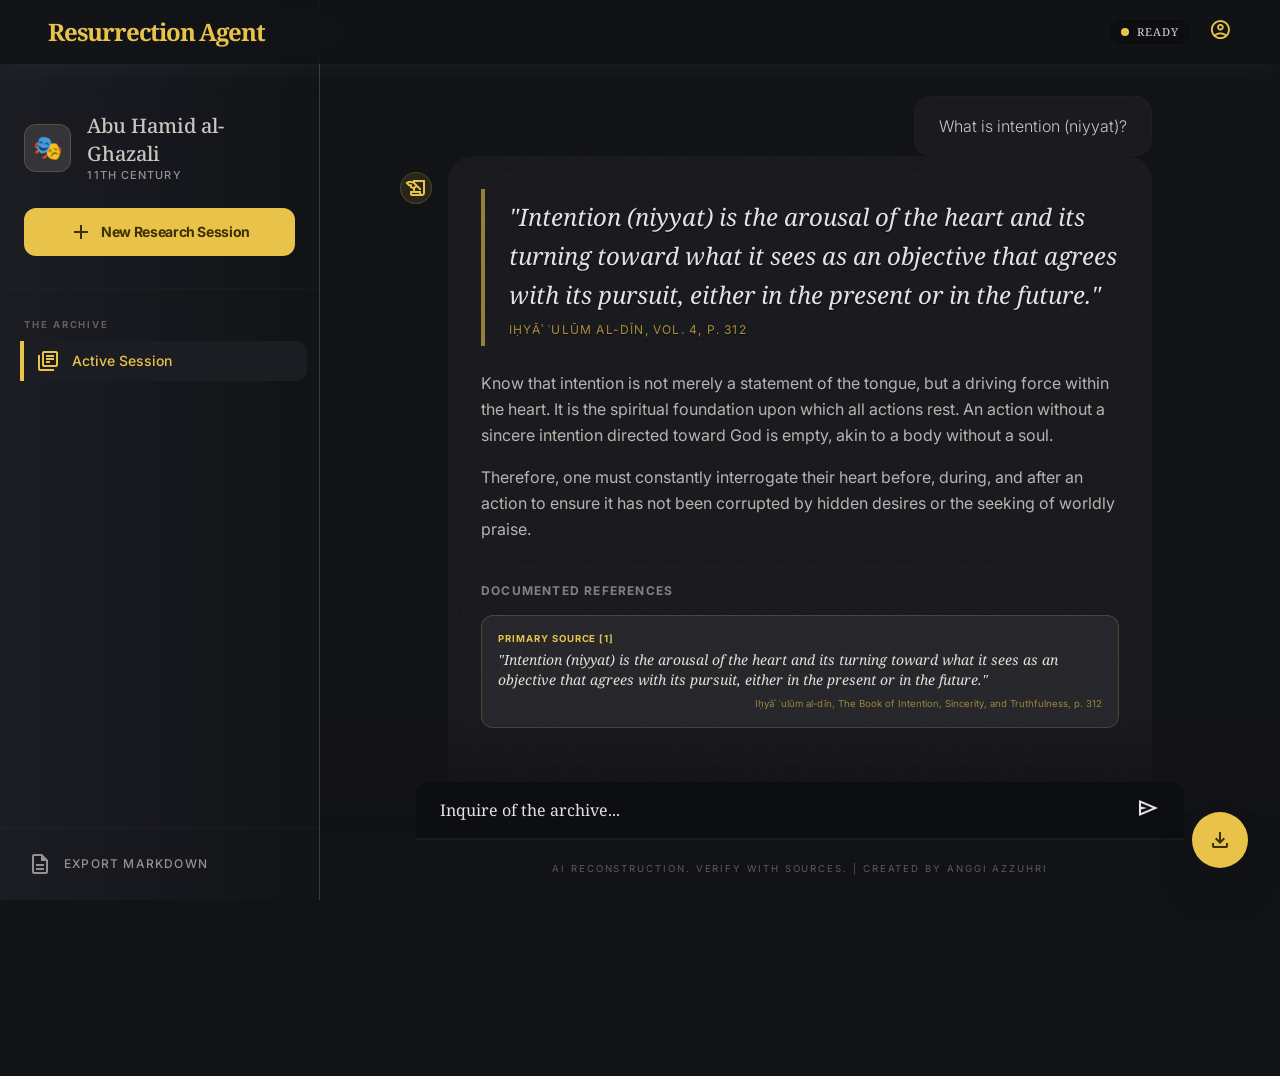
<file: static/preview.html>
<!DOCTYPE html>
<html class="dark" lang="en">
<head>
    <meta charset="utf-8"/>
    <meta content="width=device-width, initial-scale=1.0" name="viewport"/>
    <title>Resurrection Agent — Historical Persona</title>
    <link href="style.css" rel="stylesheet"/>
    <link href="https://fonts.googleapis.com/css2?family=Noto+Serif:wght@400;700&family=Inter:wght@300;400;500;600;700&display=swap" rel="stylesheet"/>
    <link href="https://fonts.googleapis.com/css2?family=Material+Symbols+Outlined:wght,FILL@100..700,0..1&display=swap" rel="stylesheet"/>
    <style>
        .material-symbols-outlined {
            font-variation-settings: 'FILL' 0, 'wght' 400, 'GRAD' 0, 'opsz' 24;
        }
    </style>
</head>
<body class="bg-surface text-on-surface font-body selection:bg-primary/30 selection:text-primary overflow-hidden h-screen">

<!-- TopNavBar -->
<header class="bg-[#121317]/80 backdrop-blur-xl text-[#e9c349] font-['Noto_Serif'] text-lg tracking-tight docked full-width top-0 z-50 sticky shadow-[0_4px_30px_rgba(227,226,232,0.05)] flex justify-between items-center w-full px-6 md:px-12 py-4">
    <div class="flex items-center gap-4 md:gap-8">
        <button id="btn-mobile-menu" class="md:hidden text-secondary hover:text-primary transition-colors">
            <span class="material-symbols-outlined" data-icon="menu">menu</span>
        </button>
        <span class="text-xl md:text-2xl font-bold text-[#e9c349] tracking-tighter">Resurrection Agent</span>
    </div>
    
    <div class="flex items-center gap-4">
        <div class="hidden md:flex bg-surface-container-lowest px-3 py-1 rounded-full items-center gap-2 border border-outline-variant/15">
            <span class="w-2 h-2 rounded-full bg-primary animate-pulse"></span>
            <span class="text-[0.6875rem] font-medium tracking-widest uppercase text-secondary">Ready</span>
        </div>
        <div class="flex items-center gap-3">
            <button class="hover:text-[#e9c349] transition-colors duration-300 scale-95 ease-in-out">
                <span class="material-symbols-outlined" data-icon="account_circle">account_circle</span>
            </button>
        </div>
    </div>
</header>

<div class="flex min-h-[calc(100vh-70px)] h-[calc(100vh-70px)]">

    <div id="sidebar-overlay" class="fixed inset-0 bg-black/50 z-30 hidden md:hidden transition-opacity"></div>

    <aside id="sidebar" class="bg-[#121317] font-['Inter'] text-sm font-medium w-80 fixed left-0 top-0 bottom-0 bg-gradient-to-r from-[#1b1d23] to-[#121317] flex flex-col border-r border-[#e3e2e8]/15 z-40 pt-20 transition-transform duration-300 translate-x-0 h-full overflow-y-auto overflow-x-hidden">
        
        <div class="px-6 py-8 border-b border-outline-variant/10">
            <div class="flex items-center gap-4 mb-6">
                <div class="w-12 h-12 flex items-center justify-center rounded-xl bg-surface-container-highest overflow-hidden border border-primary/20 text-2xl">
                    🎭
                </div>
                <div>
                    <h2 class="text-xl font-['Noto_Serif'] text-[#c9c6c0]">Abu Hamid al-Ghazali</h2>
                    <p class="text-[0.6875rem] uppercase tracking-widest opacity-60">11th Century</p>
                </div>
            </div>
            <button class="w-full py-3 bg-primary text-on-primary rounded-xl font-bold tracking-tight hover:brightness-110 transition-all flex items-center justify-center gap-2">
                <span class="material-symbols-outlined text-sm" data-icon="add">add</span>
                New Research Session
            </button>
        </div>

        <nav class="flex-1 overflow-y-auto py-6 px-4 space-y-1">
            <div class="px-2 mb-2">
                <span class="text-[0.6rem] uppercase tracking-[0.2em] text-secondary opacity-40 font-bold">The Archive</span>
            </div>
            
            <a class="flex items-center gap-3 px-3 py-2 bg-[#1b1d23] text-[#e9c349] rounded-r-xl border-l-4 border-[#e9c349] translate-x-1 duration-300" href="#">
                <span class="material-symbols-outlined" data-icon="library_books">library_books</span>
                <span>Active Session</span>
            </a>
        </nav>

        <div class="p-4 border-t border-outline-variant/15 flex flex-col gap-2">
            <button class="w-full flex items-center gap-3 px-3 py-2 text-[#c9c6c0] opacity-70 hover:opacity-100 transition-all text-xs uppercase tracking-widest text-left">
                <span class="material-symbols-outlined text-sm" data-icon="description">description</span>
                Export Markdown
            </button>
        </div>
    </aside>

    <main class="flex-1 w-full md:ml-80 pb-40 pt-8 relative flex flex-col items-center overflow-y-auto" id="chat-scroller">
        <div class="w-full max-w-3xl px-4 md:px-8 space-y-8" id="chat-area">
            
            <div class="flex justify-end w-full">
                <div class="max-w-[85%] bg-surface-container-high/40 border border-outline-variant/10 px-6 py-4 rounded-2xl backdrop-blur-md">
                    <p class="text-on-surface-variant font-light leading-relaxed">What is intention (niyyat)?</p>
                </div>
            </div>

            <div class="relative group mb-8">
                <div class="absolute -left-12 top-4 w-8 h-8 rounded-full bg-primary/10 items-center justify-center text-primary border border-primary/20 hidden md:flex">
                    <span class="material-symbols-outlined text-base" data-icon="history_edu">history_edu</span>
                </div>
                <div class="bg-surface-container-highest/20 rounded-3xl p-6 md:p-8 relative overflow-hidden backdrop-blur-sm border border-outline-variant/5">
                    <div class="vellum-grain absolute inset-0 pointer-events-none"></div>
                    
                    <div class="font-headline text-xl md:text-2xl leading-relaxed text-on-surface letterpress mb-6 border-l-4 border-primary/60 pl-6 py-2 italic">
                        "Intention (niyyat) is the arousal of the heart and its turning toward what it sees as an objective that agrees with its pursuit, either in the present or in the future."
                        <span class="block text-xs not-italic text-primary/70 mt-2 font-body tracking-widest uppercase">Iḥyāʾ ʿulūm al-dīn, Vol. 4, p. 312</span>
                    </div>

                    <div class="space-y-4 font-body text-secondary leading-relaxed opacity-90 mb-6">
                        <p>Know that intention is not merely a statement of the tongue, but a driving force within the heart. It is the spiritual foundation upon which all actions rest. An action without a sincere intention directed toward God is empty, akin to a body without a soul.</p>
                        <p>Therefore, one must constantly interrogate their heart before, during, and after an action to ensure it has not been corrupted by hidden desires or the seeking of worldly praise.</p>
                    </div>

                    <div class="border-t border-outline-variant/10 pt-4">
                        <p class="text-xs uppercase tracking-widest text-secondary/60 mb-2 font-bold">Documented References</p>
                        <div class="mt-4 p-4 bg-surface-container-highest/50 border border-primary/20 rounded-xl">
                            <span class="block text-[0.6rem] uppercase tracking-widest text-primary font-bold mb-1">Primary Source [1]</span>
                            <span class="block text-sm italic font-headline leading-snug text-secondary-fixed">"Intention (niyyat) is the arousal of the heart and its turning toward what it sees as an objective that agrees with its pursuit, either in the present or in the future."</span>
                            <span class="block text-[0.6rem] text-primary/60 mt-2 text-right">Iḥyāʾ ʿulūm al-dīn, The Book of Intention, Sincerity, and Truthfulness, p. 312</span>
                        </div>
                    </div>

                    <div class="mt-8 pt-6 border-t border-outline-variant/10">
                        <p class="text-sm text-primary mb-3">💡 Explore further:</p>
                        <button class="bg-surface-container border border-outline-variant/20 px-4 py-2 rounded-xl text-xs font-medium hover:bg-surface-container-high text-secondary transition-all">
                            How can one purify their intention from hidden desires?
                        </button>
                    </div>

                </div>
            </div>
            
        </div>
    </main>

    <div class="fixed bottom-0 left-0 md:left-80 right-0 bg-gradient-to-t from-surface via-surface/95 to-transparent pt-12 pb-6 px-4 md:px-12 z-30">
        <div class="max-w-3xl mx-auto space-y-4">
            <div class="relative group mt-4">
                <textarea 
                    class="w-full bg-surface-container-lowest border-0 border-b-2 border-outline-variant/20 py-4 px-6 pr-16 text-on-surface font-headline bg-opacity-80 backdrop-blur-md rounded-t-xl resize-none overflow-hidden" 
                    rows="1"
                    placeholder="Inquire of the archive..."
                    disabled
                ></textarea>
                <div class="absolute right-4 bottom-3 flex items-center gap-2">
                    <button class="text-primary/50 p-2 rounded-full cursor-default">
                        <span class="material-symbols-outlined" data-icon="send">send</span>
                    </button>
                </div>
            </div>
            <p class="text-[0.6rem] uppercase tracking-[0.2em] text-center text-secondary opacity-40 mt-1">AI reconstruction. Verify with sources. | Created by Anggi Azzuhri</p>
        </div>
    </div>
</div>

<div class="fixed bottom-24 right-4 md:bottom-8 md:right-8 flex flex-col gap-3 z-50">
    <button class="w-12 h-12 md:w-14 md:h-14 bg-primary text-on-primary rounded-full shadow-2xl flex items-center justify-center transition-all group relative">
        <span class="material-symbols-outlined text-xl md:text-2xl" data-icon="download">download</span>
    </button>
</div>

</body>
</html>
</file>
<file: static/style.css>
/*! tailwindcss v4.2.2 | MIT License | https://tailwindcss.com */
@layer properties;
@layer theme, base, components, utilities;
@layer theme {
  :root, :host {
    --font-sans: ui-sans-serif, system-ui, sans-serif, 'Apple Color Emoji', 'Segoe UI Emoji', 'Segoe UI Symbol',
    'Noto Color Emoji';
    --font-mono: ui-monospace, SFMono-Regular, Menlo, Monaco, Consolas, 'Liberation Mono', 'Courier New',
    monospace;
    --color-black: #000;
    --color-white: #fff;
    --spacing: 0.25rem;
    --container-lg: 32rem;
    --container-2xl: 42rem;
    --container-3xl: 48rem;
    --container-7xl: 80rem;
    --text-xs: 0.75rem;
    --text-xs--line-height: calc(1 / 0.75);
    --text-sm: 0.875rem;
    --text-sm--line-height: calc(1.25 / 0.875);
    --text-base: 1rem;
    --text-base--line-height: calc(1.5 / 1);
    --text-lg: 1.125rem;
    --text-lg--line-height: calc(1.75 / 1.125);
    --text-xl: 1.25rem;
    --text-xl--line-height: calc(1.75 / 1.25);
    --text-2xl: 1.5rem;
    --text-2xl--line-height: calc(2 / 1.5);
    --text-3xl: 1.875rem;
    --text-3xl--line-height: calc(2.25 / 1.875);
    --text-5xl: 3rem;
    --text-5xl--line-height: 1;
    --font-weight-light: 300;
    --font-weight-medium: 500;
    --font-weight-semibold: 600;
    --font-weight-bold: 700;
    --tracking-tighter: -0.05em;
    --tracking-tight: -0.025em;
    --tracking-wider: 0.05em;
    --tracking-widest: 0.1em;
    --leading-tight: 1.25;
    --leading-snug: 1.375;
    --leading-relaxed: 1.625;
    --radius-sm: 0.25rem;
    --radius-md: 0.375rem;
    --radius-lg: 0.5rem;
    --radius-xl: 0.75rem;
    --radius-2xl: 1rem;
    --radius-3xl: 1.5rem;
    --ease-in: cubic-bezier(0.4, 0, 1, 1);
    --ease-out: cubic-bezier(0, 0, 0.2, 1);
    --ease-in-out: cubic-bezier(0.4, 0, 0.2, 1);
    --animate-pulse: pulse 2s cubic-bezier(0.4, 0, 0.6, 1) infinite;
    --animate-bounce: bounce 1s infinite;
    --blur-sm: 8px;
    --blur-md: 12px;
    --blur-xl: 24px;
    --default-transition-duration: 150ms;
    --default-transition-timing-function: cubic-bezier(0.4, 0, 0.2, 1);
    --default-font-family: var(--font-sans);
    --default-mono-font-family: var(--font-mono);
    --color-on-surface: #e3e2e8;
    --color-surface-container-lowest: #0d0e12;
    --color-secondary: #c9c6c0;
    --color-on-primary: #3c2f00;
    --color-surface-container-low: #1a1b20;
    --color-surface-container: #1f1f24;
    --color-background: #121317;
    --color-error-container: #93000a;
    --color-surface-container-high: #292a2e;
    --color-on-surface-variant: #c7c6cb;
    --color-surface-container-highest: #343439;
    --color-primary: #e9c349;
    --color-secondary-fixed: #e5e2db;
    --color-surface: #121317;
    --color-error: #ffb4ab;
    --color-outline-variant: #46464b;
    --font-headline: "Noto Serif";
    --font-body: Inter;
  }
}
@layer base {
  *, ::after, ::before, ::backdrop, ::file-selector-button {
    box-sizing: border-box;
    margin: 0;
    padding: 0;
    border: 0 solid;
  }
  html, :host {
    line-height: 1.5;
    -webkit-text-size-adjust: 100%;
    tab-size: 4;
    font-family: var(--default-font-family, ui-sans-serif, system-ui, sans-serif, 'Apple Color Emoji', 'Segoe UI Emoji', 'Segoe UI Symbol', 'Noto Color Emoji');
    font-feature-settings: var(--default-font-feature-settings, normal);
    font-variation-settings: var(--default-font-variation-settings, normal);
    -webkit-tap-highlight-color: transparent;
  }
  hr {
    height: 0;
    color: inherit;
    border-top-width: 1px;
  }
  abbr:where([title]) {
    -webkit-text-decoration: underline dotted;
    text-decoration: underline dotted;
  }
  h1, h2, h3, h4, h5, h6 {
    font-size: inherit;
    font-weight: inherit;
  }
  a {
    color: inherit;
    -webkit-text-decoration: inherit;
    text-decoration: inherit;
  }
  b, strong {
    font-weight: bolder;
  }
  code, kbd, samp, pre {
    font-family: var(--default-mono-font-family, ui-monospace, SFMono-Regular, Menlo, Monaco, Consolas, 'Liberation Mono', 'Courier New', monospace);
    font-feature-settings: var(--default-mono-font-feature-settings, normal);
    font-variation-settings: var(--default-mono-font-variation-settings, normal);
    font-size: 1em;
  }
  small {
    font-size: 80%;
  }
  sub, sup {
    font-size: 75%;
    line-height: 0;
    position: relative;
    vertical-align: baseline;
  }
  sub {
    bottom: -0.25em;
  }
  sup {
    top: -0.5em;
  }
  table {
    text-indent: 0;
    border-color: inherit;
    border-collapse: collapse;
  }
  :-moz-focusring {
    outline: auto;
  }
  progress {
    vertical-align: baseline;
  }
  summary {
    display: list-item;
  }
  ol, ul, menu {
    list-style: none;
  }
  img, svg, video, canvas, audio, iframe, embed, object {
    display: block;
  }
  img, video {
    max-width: 100%;
    height: auto;
  }
  button, input, select, optgroup, textarea, ::file-selector-button {
    font: inherit;
    font-feature-settings: inherit;
    font-variation-settings: inherit;
    letter-spacing: inherit;
    color: inherit;
    border-radius: 0;
    background-color: transparent;
    opacity: 1;
  }
  :where(select:is([multiple], [size])) optgroup {
    font-weight: bolder;
  }
  :where(select:is([multiple], [size])) optgroup option {
    padding-inline-start: 20px;
  }
  ::file-selector-button {
    margin-inline-end: 4px;
  }
  ::placeholder {
    opacity: 1;
  }
  @supports (not (-webkit-appearance: -apple-pay-button))  or (contain-intrinsic-size: 1px) {
    ::placeholder {
      color: currentcolor;
      @supports (color: color-mix(in lab, red, red)) {
        color: color-mix(in oklab, currentcolor 50%, transparent);
      }
    }
  }
  textarea {
    resize: vertical;
  }
  ::-webkit-search-decoration {
    -webkit-appearance: none;
  }
  ::-webkit-date-and-time-value {
    min-height: 1lh;
    text-align: inherit;
  }
  ::-webkit-datetime-edit {
    display: inline-flex;
  }
  ::-webkit-datetime-edit-fields-wrapper {
    padding: 0;
  }
  ::-webkit-datetime-edit, ::-webkit-datetime-edit-year-field, ::-webkit-datetime-edit-month-field, ::-webkit-datetime-edit-day-field, ::-webkit-datetime-edit-hour-field, ::-webkit-datetime-edit-minute-field, ::-webkit-datetime-edit-second-field, ::-webkit-datetime-edit-millisecond-field, ::-webkit-datetime-edit-meridiem-field {
    padding-block: 0;
  }
  ::-webkit-calendar-picker-indicator {
    line-height: 1;
  }
  :-moz-ui-invalid {
    box-shadow: none;
  }
  button, input:where([type='button'], [type='reset'], [type='submit']), ::file-selector-button {
    appearance: button;
  }
  ::-webkit-inner-spin-button, ::-webkit-outer-spin-button {
    height: auto;
  }
  [hidden]:where(:not([hidden='until-found'])) {
    display: none !important;
  }
}
@layer utilities {
  .pointer-events-none {
    pointer-events: none;
  }
  .absolute {
    position: absolute;
  }
  .fixed {
    position: fixed;
  }
  .relative {
    position: relative;
  }
  .static {
    position: static;
  }
  .sticky {
    position: sticky;
  }
  .inset-0 {
    inset: calc(var(--spacing) * 0);
  }
  .start {
    inset-inline-start: var(--spacing);
  }
  .end {
    inset-inline-end: var(--spacing);
  }
  .top-0 {
    top: calc(var(--spacing) * 0);
  }
  .top-4 {
    top: calc(var(--spacing) * 4);
  }
  .right-0 {
    right: calc(var(--spacing) * 0);
  }
  .right-4 {
    right: calc(var(--spacing) * 4);
  }
  .bottom-0 {
    bottom: calc(var(--spacing) * 0);
  }
  .bottom-3 {
    bottom: calc(var(--spacing) * 3);
  }
  .bottom-24 {
    bottom: calc(var(--spacing) * 24);
  }
  .bottom-full {
    bottom: 100%;
  }
  .-left-12 {
    left: calc(var(--spacing) * -12);
  }
  .left-0 {
    left: calc(var(--spacing) * 0);
  }
  .z-30 {
    z-index: 30;
  }
  .z-40 {
    z-index: 40;
  }
  .z-50 {
    z-index: 50;
  }
  .z-\[100\] {
    z-index: 100;
  }
  .mx-auto {
    margin-inline: auto;
  }
  .mt-1 {
    margin-top: calc(var(--spacing) * 1);
  }
  .mt-2 {
    margin-top: calc(var(--spacing) * 2);
  }
  .mt-4 {
    margin-top: calc(var(--spacing) * 4);
  }
  .mt-6 {
    margin-top: calc(var(--spacing) * 6);
  }
  .mt-8 {
    margin-top: calc(var(--spacing) * 8);
  }
  .mt-12 {
    margin-top: calc(var(--spacing) * 12);
  }
  .mb-1 {
    margin-bottom: calc(var(--spacing) * 1);
  }
  .mb-2 {
    margin-bottom: calc(var(--spacing) * 2);
  }
  .mb-3 {
    margin-bottom: calc(var(--spacing) * 3);
  }
  .mb-4 {
    margin-bottom: calc(var(--spacing) * 4);
  }
  .mb-6 {
    margin-bottom: calc(var(--spacing) * 6);
  }
  .mb-8 {
    margin-bottom: calc(var(--spacing) * 8);
  }
  .mb-24 {
    margin-bottom: calc(var(--spacing) * 24);
  }
  .block {
    display: block;
  }
  .contents {
    display: contents;
  }
  .flex {
    display: flex;
  }
  .hidden {
    display: none;
  }
  .h-2 {
    height: calc(var(--spacing) * 2);
  }
  .h-8 {
    height: calc(var(--spacing) * 8);
  }
  .h-12 {
    height: calc(var(--spacing) * 12);
  }
  .h-full {
    height: 100%;
  }
  .min-h-\[calc\(100vh-70px\)\] {
    min-height: calc(100vh - 70px);
  }
  .w-2 {
    width: calc(var(--spacing) * 2);
  }
  .w-8 {
    width: calc(var(--spacing) * 8);
  }
  .w-12 {
    width: calc(var(--spacing) * 12);
  }
  .w-80 {
    width: calc(var(--spacing) * 80);
  }
  .w-full {
    width: 100%;
  }
  .max-w-3xl {
    max-width: var(--container-3xl);
  }
  .max-w-\[85\%\] {
    max-width: 85%;
  }
  .max-w-lg {
    max-width: var(--container-lg);
  }
  .flex-1 {
    flex: 1;
  }
  .-translate-x-full {
    --tw-translate-x: -100%;
    translate: var(--tw-translate-x) var(--tw-translate-y);
  }
  .translate-x-1 {
    --tw-translate-x: calc(var(--spacing) * 1);
    translate: var(--tw-translate-x) var(--tw-translate-y);
  }
  .scale-95 {
    --tw-scale-x: 95%;
    --tw-scale-y: 95%;
    --tw-scale-z: 95%;
    scale: var(--tw-scale-x) var(--tw-scale-y);
  }
  .animate-bounce {
    animation: var(--animate-bounce);
  }
  .animate-pulse {
    animation: var(--animate-pulse);
  }
  .resize-none {
    resize: none;
  }
  .list-inside {
    list-style-position: inside;
  }
  .list-disc {
    list-style-type: disc;
  }
  .flex-col {
    flex-direction: column;
  }
  .flex-wrap {
    flex-wrap: wrap;
  }
  .items-center {
    align-items: center;
  }
  .justify-between {
    justify-content: space-between;
  }
  .justify-center {
    justify-content: center;
  }
  .justify-end {
    justify-content: flex-end;
  }
  .gap-2 {
    gap: calc(var(--spacing) * 2);
  }
  .gap-3 {
    gap: calc(var(--spacing) * 3);
  }
  .gap-4 {
    gap: calc(var(--spacing) * 4);
  }
  .space-y-1 {
    :where(& > :not(:last-child)) {
      --tw-space-y-reverse: 0;
      margin-block-start: calc(calc(var(--spacing) * 1) * var(--tw-space-y-reverse));
      margin-block-end: calc(calc(var(--spacing) * 1) * calc(1 - var(--tw-space-y-reverse)));
    }
  }
  .space-y-4 {
    :where(& > :not(:last-child)) {
      --tw-space-y-reverse: 0;
      margin-block-start: calc(calc(var(--spacing) * 4) * var(--tw-space-y-reverse));
      margin-block-end: calc(calc(var(--spacing) * 4) * calc(1 - var(--tw-space-y-reverse)));
    }
  }
  .space-y-12 {
    :where(& > :not(:last-child)) {
      --tw-space-y-reverse: 0;
      margin-block-start: calc(calc(var(--spacing) * 12) * var(--tw-space-y-reverse));
      margin-block-end: calc(calc(var(--spacing) * 12) * calc(1 - var(--tw-space-y-reverse)));
    }
  }
  .overflow-hidden {
    overflow: hidden;
  }
  .overflow-x-hidden {
    overflow-x: hidden;
  }
  .overflow-y-auto {
    overflow-y: auto;
  }
  .rounded {
    border-radius: 0.25rem;
  }
  .rounded-2xl {
    border-radius: var(--radius-2xl);
  }
  .rounded-3xl {
    border-radius: var(--radius-3xl);
  }
  .rounded-full {
    border-radius: calc(infinity * 1px);
  }
  .rounded-xl {
    border-radius: var(--radius-xl);
  }
  .rounded-t-xl {
    border-top-left-radius: var(--radius-xl);
    border-top-right-radius: var(--radius-xl);
  }
  .rounded-r-xl {
    border-top-right-radius: var(--radius-xl);
    border-bottom-right-radius: var(--radius-xl);
  }
  .border {
    border-style: var(--tw-border-style);
    border-width: 1px;
  }
  .border-0 {
    border-style: var(--tw-border-style);
    border-width: 0px;
  }
  .border-t {
    border-top-style: var(--tw-border-style);
    border-top-width: 1px;
  }
  .border-r {
    border-right-style: var(--tw-border-style);
    border-right-width: 1px;
  }
  .border-b {
    border-bottom-style: var(--tw-border-style);
    border-bottom-width: 1px;
  }
  .border-b-2 {
    border-bottom-style: var(--tw-border-style);
    border-bottom-width: 2px;
  }
  .border-l-4 {
    border-left-style: var(--tw-border-style);
    border-left-width: 4px;
  }
  .border-dashed {
    --tw-border-style: dashed;
    border-style: dashed;
  }
  .border-\[\#e3e2e8\]\/15 {
    border-color: color-mix(in oklab, #e3e2e8 15%, transparent);
  }
  .border-\[\#e9c349\] {
    border-color: #e9c349;
  }
  .border-outline-variant\/5 {
    border-color: color-mix(in srgb, #46464b 5%, transparent);
    @supports (color: color-mix(in lab, red, red)) {
      border-color: color-mix(in oklab, var(--color-outline-variant) 5%, transparent);
    }
  }
  .border-outline-variant\/10 {
    border-color: color-mix(in srgb, #46464b 10%, transparent);
    @supports (color: color-mix(in lab, red, red)) {
      border-color: color-mix(in oklab, var(--color-outline-variant) 10%, transparent);
    }
  }
  .border-outline-variant\/15 {
    border-color: color-mix(in srgb, #46464b 15%, transparent);
    @supports (color: color-mix(in lab, red, red)) {
      border-color: color-mix(in oklab, var(--color-outline-variant) 15%, transparent);
    }
  }
  .border-outline-variant\/20 {
    border-color: color-mix(in srgb, #46464b 20%, transparent);
    @supports (color: color-mix(in lab, red, red)) {
      border-color: color-mix(in oklab, var(--color-outline-variant) 20%, transparent);
    }
  }
  .border-primary\/20 {
    border-color: color-mix(in srgb, #e9c349 20%, transparent);
    @supports (color: color-mix(in lab, red, red)) {
      border-color: color-mix(in oklab, var(--color-primary) 20%, transparent);
    }
  }
  .border-primary\/60 {
    border-color: color-mix(in srgb, #e9c349 60%, transparent);
    @supports (color: color-mix(in lab, red, red)) {
      border-color: color-mix(in oklab, var(--color-primary) 60%, transparent);
    }
  }
  .bg-\[\#1b1d23\] {
    background-color: #1b1d23;
  }
  .bg-\[\#121317\] {
    background-color: #121317;
  }
  .bg-\[\#121317\]\/80 {
    background-color: color-mix(in oklab, #121317 80%, transparent);
  }
  .bg-black\/50 {
    background-color: color-mix(in srgb, #000 50%, transparent);
    @supports (color: color-mix(in lab, red, red)) {
      background-color: color-mix(in oklab, var(--color-black) 50%, transparent);
    }
  }
  .bg-black\/80 {
    background-color: color-mix(in srgb, #000 80%, transparent);
    @supports (color: color-mix(in lab, red, red)) {
      background-color: color-mix(in oklab, var(--color-black) 80%, transparent);
    }
  }
  .bg-error-container\/20 {
    background-color: color-mix(in srgb, #93000a 20%, transparent);
    @supports (color: color-mix(in lab, red, red)) {
      background-color: color-mix(in oklab, var(--color-error-container) 20%, transparent);
    }
  }
  .bg-primary {
    background-color: var(--color-primary);
  }
  .bg-primary\/10 {
    background-color: color-mix(in srgb, #e9c349 10%, transparent);
    @supports (color: color-mix(in lab, red, red)) {
      background-color: color-mix(in oklab, var(--color-primary) 10%, transparent);
    }
  }
  .bg-primary\/40 {
    background-color: color-mix(in srgb, #e9c349 40%, transparent);
    @supports (color: color-mix(in lab, red, red)) {
      background-color: color-mix(in oklab, var(--color-primary) 40%, transparent);
    }
  }
  .bg-surface {
    background-color: var(--color-surface);
  }
  .bg-surface-container {
    background-color: var(--color-surface-container);
  }
  .bg-surface-container-high {
    background-color: var(--color-surface-container-high);
  }
  .bg-surface-container-high\/40 {
    background-color: color-mix(in srgb, #292a2e 40%, transparent);
    @supports (color: color-mix(in lab, red, red)) {
      background-color: color-mix(in oklab, var(--color-surface-container-high) 40%, transparent);
    }
  }
  .bg-surface-container-highest {
    background-color: var(--color-surface-container-highest);
  }
  .bg-surface-container-highest\/20 {
    background-color: color-mix(in srgb, #343439 20%, transparent);
    @supports (color: color-mix(in lab, red, red)) {
      background-color: color-mix(in oklab, var(--color-surface-container-highest) 20%, transparent);
    }
  }
  .bg-surface-container-highest\/50 {
    background-color: color-mix(in srgb, #343439 50%, transparent);
    @supports (color: color-mix(in lab, red, red)) {
      background-color: color-mix(in oklab, var(--color-surface-container-highest) 50%, transparent);
    }
  }
  .bg-surface-container-low {
    background-color: var(--color-surface-container-low);
  }
  .bg-surface-container-lowest {
    background-color: var(--color-surface-container-lowest);
  }
  .bg-gradient-to-r {
    --tw-gradient-position: to right in oklab;
    background-image: linear-gradient(var(--tw-gradient-stops));
  }
  .bg-gradient-to-t {
    --tw-gradient-position: to top in oklab;
    background-image: linear-gradient(var(--tw-gradient-stops));
  }
  .from-\[\#1b1d23\] {
    --tw-gradient-from: #1b1d23;
    --tw-gradient-stops: var(--tw-gradient-via-stops, var(--tw-gradient-position), var(--tw-gradient-from) var(--tw-gradient-from-position), var(--tw-gradient-to) var(--tw-gradient-to-position));
  }
  .from-surface {
    --tw-gradient-from: var(--color-surface);
    --tw-gradient-stops: var(--tw-gradient-via-stops, var(--tw-gradient-position), var(--tw-gradient-from) var(--tw-gradient-from-position), var(--tw-gradient-to) var(--tw-gradient-to-position));
  }
  .via-surface\/95 {
    --tw-gradient-via: color-mix(in srgb, #121317 95%, transparent);
    @supports (color: color-mix(in lab, red, red)) {
      --tw-gradient-via: color-mix(in oklab, var(--color-surface) 95%, transparent);
    }
    --tw-gradient-via-stops: var(--tw-gradient-position), var(--tw-gradient-from) var(--tw-gradient-from-position), var(--tw-gradient-via) var(--tw-gradient-via-position), var(--tw-gradient-to) var(--tw-gradient-to-position);
    --tw-gradient-stops: var(--tw-gradient-via-stops);
  }
  .to-\[\#121317\] {
    --tw-gradient-to: #121317;
    --tw-gradient-stops: var(--tw-gradient-via-stops, var(--tw-gradient-position), var(--tw-gradient-from) var(--tw-gradient-from-position), var(--tw-gradient-to) var(--tw-gradient-to-position));
  }
  .to-transparent {
    --tw-gradient-to: transparent;
    --tw-gradient-stops: var(--tw-gradient-via-stops, var(--tw-gradient-position), var(--tw-gradient-from) var(--tw-gradient-from-position), var(--tw-gradient-to) var(--tw-gradient-to-position));
  }
  .p-2 {
    padding: calc(var(--spacing) * 2);
  }
  .p-4 {
    padding: calc(var(--spacing) * 4);
  }
  .p-6 {
    padding: calc(var(--spacing) * 6);
  }
  .p-8 {
    padding: calc(var(--spacing) * 8);
  }
  .px-2 {
    padding-inline: calc(var(--spacing) * 2);
  }
  .px-3 {
    padding-inline: calc(var(--spacing) * 3);
  }
  .px-4 {
    padding-inline: calc(var(--spacing) * 4);
  }
  .px-6 {
    padding-inline: calc(var(--spacing) * 6);
  }
  .py-1 {
    padding-block: calc(var(--spacing) * 1);
  }
  .py-2 {
    padding-block: calc(var(--spacing) * 2);
  }
  .py-3 {
    padding-block: calc(var(--spacing) * 3);
  }
  .py-4 {
    padding-block: calc(var(--spacing) * 4);
  }
  .py-6 {
    padding-block: calc(var(--spacing) * 6);
  }
  .py-8 {
    padding-block: calc(var(--spacing) * 8);
  }
  .pt-4 {
    padding-top: calc(var(--spacing) * 4);
  }
  .pt-6 {
    padding-top: calc(var(--spacing) * 6);
  }
  .pt-8 {
    padding-top: calc(var(--spacing) * 8);
  }
  .pt-12 {
    padding-top: calc(var(--spacing) * 12);
  }
  .pt-20 {
    padding-top: calc(var(--spacing) * 20);
  }
  .pr-16 {
    padding-right: calc(var(--spacing) * 16);
  }
  .pb-6 {
    padding-bottom: calc(var(--spacing) * 6);
  }
  .pb-40 {
    padding-bottom: calc(var(--spacing) * 40);
  }
  .pl-6 {
    padding-left: calc(var(--spacing) * 6);
  }
  .text-center {
    text-align: center;
  }
  .text-left {
    text-align: left;
  }
  .text-right {
    text-align: right;
  }
  .font-\[\'Inter\'\] {
    font-family: 'Inter';
  }
  .font-\[\'Noto_Serif\'\] {
    font-family: 'Noto Serif';
  }
  .font-body {
    font-family: var(--font-body);
  }
  .font-headline {
    font-family: var(--font-headline);
  }
  .text-2xl {
    font-size: var(--text-2xl);
    line-height: var(--tw-leading, var(--text-2xl--line-height));
  }
  .text-3xl {
    font-size: var(--text-3xl);
    line-height: var(--tw-leading, var(--text-3xl--line-height));
  }
  .text-base {
    font-size: var(--text-base);
    line-height: var(--tw-leading, var(--text-base--line-height));
  }
  .text-lg {
    font-size: var(--text-lg);
    line-height: var(--tw-leading, var(--text-lg--line-height));
  }
  .text-sm {
    font-size: var(--text-sm);
    line-height: var(--tw-leading, var(--text-sm--line-height));
  }
  .text-xl {
    font-size: var(--text-xl);
    line-height: var(--tw-leading, var(--text-xl--line-height));
  }
  .text-xs {
    font-size: var(--text-xs);
    line-height: var(--tw-leading, var(--text-xs--line-height));
  }
  .text-\[0\.6rem\] {
    font-size: 0.6rem;
  }
  .text-\[0\.6875rem\] {
    font-size: 0.6875rem;
  }
  .leading-relaxed {
    --tw-leading: var(--leading-relaxed);
    line-height: var(--leading-relaxed);
  }
  .leading-snug {
    --tw-leading: var(--leading-snug);
    line-height: var(--leading-snug);
  }
  .font-bold {
    --tw-font-weight: var(--font-weight-bold);
    font-weight: var(--font-weight-bold);
  }
  .font-light {
    --tw-font-weight: var(--font-weight-light);
    font-weight: var(--font-weight-light);
  }
  .font-medium {
    --tw-font-weight: var(--font-weight-medium);
    font-weight: var(--font-weight-medium);
  }
  .tracking-\[0\.2em\] {
    --tw-tracking: 0.2em;
    letter-spacing: 0.2em;
  }
  .tracking-tight {
    --tw-tracking: var(--tracking-tight);
    letter-spacing: var(--tracking-tight);
  }
  .tracking-tighter {
    --tw-tracking: var(--tracking-tighter);
    letter-spacing: var(--tracking-tighter);
  }
  .tracking-wider {
    --tw-tracking: var(--tracking-wider);
    letter-spacing: var(--tracking-wider);
  }
  .tracking-widest {
    --tw-tracking: var(--tracking-widest);
    letter-spacing: var(--tracking-widest);
  }
  .whitespace-nowrap {
    white-space: nowrap;
  }
  .text-\[\#c9c6c0\] {
    color: #c9c6c0;
  }
  .text-\[\#e9c349\] {
    color: #e9c349;
  }
  .text-error {
    color: var(--color-error);
  }
  .text-on-primary {
    color: var(--color-on-primary);
  }
  .text-on-surface {
    color: var(--color-on-surface);
  }
  .text-on-surface-variant {
    color: var(--color-on-surface-variant);
  }
  .text-primary {
    color: var(--color-primary);
  }
  .text-primary\/60 {
    color: color-mix(in srgb, #e9c349 60%, transparent);
    @supports (color: color-mix(in lab, red, red)) {
      color: color-mix(in oklab, var(--color-primary) 60%, transparent);
    }
  }
  .text-primary\/70 {
    color: color-mix(in srgb, #e9c349 70%, transparent);
    @supports (color: color-mix(in lab, red, red)) {
      color: color-mix(in oklab, var(--color-primary) 70%, transparent);
    }
  }
  .text-secondary {
    color: var(--color-secondary);
  }
  .text-secondary-fixed {
    color: var(--color-secondary-fixed);
  }
  .text-secondary\/50 {
    color: color-mix(in srgb, #c9c6c0 50%, transparent);
    @supports (color: color-mix(in lab, red, red)) {
      color: color-mix(in oklab, var(--color-secondary) 50%, transparent);
    }
  }
  .text-secondary\/60 {
    color: color-mix(in srgb, #c9c6c0 60%, transparent);
    @supports (color: color-mix(in lab, red, red)) {
      color: color-mix(in oklab, var(--color-secondary) 60%, transparent);
    }
  }
  .text-secondary\/90 {
    color: color-mix(in srgb, #c9c6c0 90%, transparent);
    @supports (color: color-mix(in lab, red, red)) {
      color: color-mix(in oklab, var(--color-secondary) 90%, transparent);
    }
  }
  .uppercase {
    text-transform: uppercase;
  }
  .italic {
    font-style: italic;
  }
  .not-italic {
    font-style: normal;
  }
  .opacity-0 {
    opacity: 0%;
  }
  .opacity-40 {
    opacity: 40%;
  }
  .opacity-50 {
    opacity: 50%;
  }
  .opacity-60 {
    opacity: 60%;
  }
  .opacity-70 {
    opacity: 70%;
  }
  .opacity-90 {
    opacity: 90%;
  }
  .shadow-2xl {
    --tw-shadow: 0 25px 50px -12px var(--tw-shadow-color, rgb(0 0 0 / 0.25));
    box-shadow: var(--tw-inset-shadow), var(--tw-inset-ring-shadow), var(--tw-ring-offset-shadow), var(--tw-ring-shadow), var(--tw-shadow);
  }
  .shadow-\[0_4px_30px_rgba\(227\,226\,232\,0\.05\)\] {
    --tw-shadow: 0 4px 30px var(--tw-shadow-color, rgba(227,226,232,0.05));
    box-shadow: var(--tw-inset-shadow), var(--tw-inset-ring-shadow), var(--tw-ring-offset-shadow), var(--tw-ring-shadow), var(--tw-shadow);
  }
  .outline {
    outline-style: var(--tw-outline-style);
    outline-width: 1px;
  }
  .backdrop-blur-md {
    --tw-backdrop-blur: blur(var(--blur-md));
    -webkit-backdrop-filter: var(--tw-backdrop-blur,) var(--tw-backdrop-brightness,) var(--tw-backdrop-contrast,) var(--tw-backdrop-grayscale,) var(--tw-backdrop-hue-rotate,) var(--tw-backdrop-invert,) var(--tw-backdrop-opacity,) var(--tw-backdrop-saturate,) var(--tw-backdrop-sepia,);
    backdrop-filter: var(--tw-backdrop-blur,) var(--tw-backdrop-brightness,) var(--tw-backdrop-contrast,) var(--tw-backdrop-grayscale,) var(--tw-backdrop-hue-rotate,) var(--tw-backdrop-invert,) var(--tw-backdrop-opacity,) var(--tw-backdrop-saturate,) var(--tw-backdrop-sepia,);
  }
  .backdrop-blur-sm {
    --tw-backdrop-blur: blur(var(--blur-sm));
    -webkit-backdrop-filter: var(--tw-backdrop-blur,) var(--tw-backdrop-brightness,) var(--tw-backdrop-contrast,) var(--tw-backdrop-grayscale,) var(--tw-backdrop-hue-rotate,) var(--tw-backdrop-invert,) var(--tw-backdrop-opacity,) var(--tw-backdrop-saturate,) var(--tw-backdrop-sepia,);
    backdrop-filter: var(--tw-backdrop-blur,) var(--tw-backdrop-brightness,) var(--tw-backdrop-contrast,) var(--tw-backdrop-grayscale,) var(--tw-backdrop-hue-rotate,) var(--tw-backdrop-invert,) var(--tw-backdrop-opacity,) var(--tw-backdrop-saturate,) var(--tw-backdrop-sepia,);
  }
  .backdrop-blur-xl {
    --tw-backdrop-blur: blur(var(--blur-xl));
    -webkit-backdrop-filter: var(--tw-backdrop-blur,) var(--tw-backdrop-brightness,) var(--tw-backdrop-contrast,) var(--tw-backdrop-grayscale,) var(--tw-backdrop-hue-rotate,) var(--tw-backdrop-invert,) var(--tw-backdrop-opacity,) var(--tw-backdrop-saturate,) var(--tw-backdrop-sepia,);
    backdrop-filter: var(--tw-backdrop-blur,) var(--tw-backdrop-brightness,) var(--tw-backdrop-contrast,) var(--tw-backdrop-grayscale,) var(--tw-backdrop-hue-rotate,) var(--tw-backdrop-invert,) var(--tw-backdrop-opacity,) var(--tw-backdrop-saturate,) var(--tw-backdrop-sepia,);
  }
  .transition-all {
    transition-property: all;
    transition-timing-function: var(--tw-ease, var(--default-transition-timing-function));
    transition-duration: var(--tw-duration, var(--default-transition-duration));
  }
  .transition-colors {
    transition-property: color, background-color, border-color, outline-color, text-decoration-color, fill, stroke, --tw-gradient-from, --tw-gradient-via, --tw-gradient-to;
    transition-timing-function: var(--tw-ease, var(--default-transition-timing-function));
    transition-duration: var(--tw-duration, var(--default-transition-duration));
  }
  .transition-opacity {
    transition-property: opacity;
    transition-timing-function: var(--tw-ease, var(--default-transition-timing-function));
    transition-duration: var(--tw-duration, var(--default-transition-duration));
  }
  .transition-transform {
    transition-property: transform, translate, scale, rotate;
    transition-timing-function: var(--tw-ease, var(--default-transition-timing-function));
    transition-duration: var(--tw-duration, var(--default-transition-duration));
  }
  .duration-300 {
    --tw-duration: 300ms;
    transition-duration: 300ms;
  }
  .ease-in-out {
    --tw-ease: var(--ease-in-out);
    transition-timing-function: var(--ease-in-out);
  }
  .\[animation-delay\:-0\.3s\] {
    animation-delay: -0.3s;
  }
  .\[animation-delay\:-0\.15s\] {
    animation-delay: -0.15s;
  }
  .group-hover\:opacity-100 {
    &:is(:where(.group):hover *) {
      @media (hover: hover) {
        opacity: 100%;
      }
    }
  }
  .selection\:bg-primary\/30 {
    & *::selection {
      background-color: color-mix(in srgb, #e9c349 30%, transparent);
      @supports (color: color-mix(in lab, red, red)) {
        background-color: color-mix(in oklab, var(--color-primary) 30%, transparent);
      }
    }
    &::selection {
      background-color: color-mix(in srgb, #e9c349 30%, transparent);
      @supports (color: color-mix(in lab, red, red)) {
        background-color: color-mix(in oklab, var(--color-primary) 30%, transparent);
      }
    }
  }
  .selection\:text-primary {
    & *::selection {
      color: var(--color-primary);
    }
    &::selection {
      color: var(--color-primary);
    }
  }
  .placeholder\:text-secondary\/40 {
    &::placeholder {
      color: color-mix(in srgb, #c9c6c0 40%, transparent);
      @supports (color: color-mix(in lab, red, red)) {
        color: color-mix(in oklab, var(--color-secondary) 40%, transparent);
      }
    }
  }
  .hover\:scale-110 {
    &:hover {
      @media (hover: hover) {
        --tw-scale-x: 110%;
        --tw-scale-y: 110%;
        --tw-scale-z: 110%;
        scale: var(--tw-scale-x) var(--tw-scale-y);
      }
    }
  }
  .hover\:bg-primary\/10 {
    &:hover {
      @media (hover: hover) {
        background-color: color-mix(in srgb, #e9c349 10%, transparent);
        @supports (color: color-mix(in lab, red, red)) {
          background-color: color-mix(in oklab, var(--color-primary) 10%, transparent);
        }
      }
    }
  }
  .hover\:bg-surface-container-high {
    &:hover {
      @media (hover: hover) {
        background-color: var(--color-surface-container-high);
      }
    }
  }
  .hover\:text-\[\#e9c349\] {
    &:hover {
      @media (hover: hover) {
        color: #e9c349;
      }
    }
  }
  .hover\:text-primary {
    &:hover {
      @media (hover: hover) {
        color: var(--color-primary);
      }
    }
  }
  .hover\:opacity-100 {
    &:hover {
      @media (hover: hover) {
        opacity: 100%;
      }
    }
  }
  .hover\:brightness-110 {
    &:hover {
      @media (hover: hover) {
        --tw-brightness: brightness(110%);
        filter: var(--tw-blur,) var(--tw-brightness,) var(--tw-contrast,) var(--tw-grayscale,) var(--tw-hue-rotate,) var(--tw-invert,) var(--tw-saturate,) var(--tw-sepia,) var(--tw-drop-shadow,);
      }
    }
  }
  .focus\:border-primary {
    &:focus {
      border-color: var(--color-primary);
    }
  }
  .focus\:ring-0 {
    &:focus {
      --tw-ring-shadow: var(--tw-ring-inset,) 0 0 0 calc(0px + var(--tw-ring-offset-width)) var(--tw-ring-color, currentcolor);
      box-shadow: var(--tw-inset-shadow), var(--tw-inset-ring-shadow), var(--tw-ring-offset-shadow), var(--tw-ring-shadow), var(--tw-shadow);
    }
  }
  .active\:scale-95 {
    &:active {
      --tw-scale-x: 95%;
      --tw-scale-y: 95%;
      --tw-scale-z: 95%;
      scale: var(--tw-scale-x) var(--tw-scale-y);
    }
  }
  .disabled\:opacity-50 {
    &:disabled {
      opacity: 50%;
    }
  }
  .md\:right-8 {
    @media (width >= 48rem) {
      right: calc(var(--spacing) * 8);
    }
  }
  .md\:bottom-8 {
    @media (width >= 48rem) {
      bottom: calc(var(--spacing) * 8);
    }
  }
  .md\:left-80 {
    @media (width >= 48rem) {
      left: calc(var(--spacing) * 80);
    }
  }
  .md\:ml-80 {
    @media (width >= 48rem) {
      margin-left: calc(var(--spacing) * 80);
    }
  }
  .md\:block {
    @media (width >= 48rem) {
      display: block;
    }
  }
  .md\:flex {
    @media (width >= 48rem) {
      display: flex;
    }
  }
  .md\:hidden {
    @media (width >= 48rem) {
      display: none;
    }
  }
  .md\:h-14 {
    @media (width >= 48rem) {
      height: calc(var(--spacing) * 14);
    }
  }
  .md\:w-14 {
    @media (width >= 48rem) {
      width: calc(var(--spacing) * 14);
    }
  }
  .md\:translate-x-0 {
    @media (width >= 48rem) {
      --tw-translate-x: calc(var(--spacing) * 0);
      translate: var(--tw-translate-x) var(--tw-translate-y);
    }
  }
  .md\:gap-8 {
    @media (width >= 48rem) {
      gap: calc(var(--spacing) * 8);
    }
  }
  .md\:p-8 {
    @media (width >= 48rem) {
      padding: calc(var(--spacing) * 8);
    }
  }
  .md\:px-8 {
    @media (width >= 48rem) {
      padding-inline: calc(var(--spacing) * 8);
    }
  }
  .md\:px-12 {
    @media (width >= 48rem) {
      padding-inline: calc(var(--spacing) * 12);
    }
  }
  .md\:text-2xl {
    @media (width >= 48rem) {
      font-size: var(--text-2xl);
      line-height: var(--tw-leading, var(--text-2xl--line-height));
    }
  }
}
@layer utilities {
  .vellum-grain {
    background-image: url("data:image/svg+xml,%3Csvg viewBox='0 0 200 200' xmlns='http://www.w3.org/2000/svg'%3E%3Cfilter id='noiseFilter'%3E%3CfeTurbulence type='fractalNoise' baseFrequency='0.65' numOctaves='3' stitchTiles='stitch'/%3E%3C/filter%3E%3Crect width='100%25' height='100%25' filter='url(%23noiseFilter)'/%3E%3C/svg%3E");
    opacity: 0.02;
  }
  .letterpress {
    text-shadow: 0px 1px 1px rgba(0,0,0,0.8), 0px -1px 0px rgba(255,255,255,0.05);
  }
}
@property --tw-translate-x {
  syntax: "*";
  inherits: false;
  initial-value: 0;
}
@property --tw-translate-y {
  syntax: "*";
  inherits: false;
  initial-value: 0;
}
@property --tw-translate-z {
  syntax: "*";
  inherits: false;
  initial-value: 0;
}
@property --tw-scale-x {
  syntax: "*";
  inherits: false;
  initial-value: 1;
}
@property --tw-scale-y {
  syntax: "*";
  inherits: false;
  initial-value: 1;
}
@property --tw-scale-z {
  syntax: "*";
  inherits: false;
  initial-value: 1;
}
@property --tw-space-y-reverse {
  syntax: "*";
  inherits: false;
  initial-value: 0;
}
@property --tw-border-style {
  syntax: "*";
  inherits: false;
  initial-value: solid;
}
@property --tw-gradient-position {
  syntax: "*";
  inherits: false;
}
@property --tw-gradient-from {
  syntax: "<color>";
  inherits: false;
  initial-value: #0000;
}
@property --tw-gradient-via {
  syntax: "<color>";
  inherits: false;
  initial-value: #0000;
}
@property --tw-gradient-to {
  syntax: "<color>";
  inherits: false;
  initial-value: #0000;
}
@property --tw-gradient-stops {
  syntax: "*";
  inherits: false;
}
@property --tw-gradient-via-stops {
  syntax: "*";
  inherits: false;
}
@property --tw-gradient-from-position {
  syntax: "<length-percentage>";
  inherits: false;
  initial-value: 0%;
}
@property --tw-gradient-via-position {
  syntax: "<length-percentage>";
  inherits: false;
  initial-value: 50%;
}
@property --tw-gradient-to-position {
  syntax: "<length-percentage>";
  inherits: false;
  initial-value: 100%;
}
@property --tw-leading {
  syntax: "*";
  inherits: false;
}
@property --tw-font-weight {
  syntax: "*";
  inherits: false;
}
@property --tw-tracking {
  syntax: "*";
  inherits: false;
}
@property --tw-shadow {
  syntax: "*";
  inherits: false;
  initial-value: 0 0 #0000;
}
@property --tw-shadow-color {
  syntax: "*";
  inherits: false;
}
@property --tw-shadow-alpha {
  syntax: "<percentage>";
  inherits: false;
  initial-value: 100%;
}
@property --tw-inset-shadow {
  syntax: "*";
  inherits: false;
  initial-value: 0 0 #0000;
}
@property --tw-inset-shadow-color {
  syntax: "*";
  inherits: false;
}
@property --tw-inset-shadow-alpha {
  syntax: "<percentage>";
  inherits: false;
  initial-value: 100%;
}
@property --tw-ring-color {
  syntax: "*";
  inherits: false;
}
@property --tw-ring-shadow {
  syntax: "*";
  inherits: false;
  initial-value: 0 0 #0000;
}
@property --tw-inset-ring-color {
  syntax: "*";
  inherits: false;
}
@property --tw-inset-ring-shadow {
  syntax: "*";
  inherits: false;
  initial-value: 0 0 #0000;
}
@property --tw-ring-inset {
  syntax: "*";
  inherits: false;
}
@property --tw-ring-offset-width {
  syntax: "<length>";
  inherits: false;
  initial-value: 0px;
}
@property --tw-ring-offset-color {
  syntax: "*";
  inherits: false;
  initial-value: #fff;
}
@property --tw-ring-offset-shadow {
  syntax: "*";
  inherits: false;
  initial-value: 0 0 #0000;
}
@property --tw-outline-style {
  syntax: "*";
  inherits: false;
  initial-value: solid;
}
@property --tw-backdrop-blur {
  syntax: "*";
  inherits: false;
}
@property --tw-backdrop-brightness {
  syntax: "*";
  inherits: false;
}
@property --tw-backdrop-contrast {
  syntax: "*";
  inherits: false;
}
@property --tw-backdrop-grayscale {
  syntax: "*";
  inherits: false;
}
@property --tw-backdrop-hue-rotate {
  syntax: "*";
  inherits: false;
}
@property --tw-backdrop-invert {
  syntax: "*";
  inherits: false;
}
@property --tw-backdrop-opacity {
  syntax: "*";
  inherits: false;
}
@property --tw-backdrop-saturate {
  syntax: "*";
  inherits: false;
}
@property --tw-backdrop-sepia {
  syntax: "*";
  inherits: false;
}
@property --tw-duration {
  syntax: "*";
  inherits: false;
}
@property --tw-ease {
  syntax: "*";
  inherits: false;
}
@property --tw-blur {
  syntax: "*";
  inherits: false;
}
@property --tw-brightness {
  syntax: "*";
  inherits: false;
}
@property --tw-contrast {
  syntax: "*";
  inherits: false;
}
@property --tw-grayscale {
  syntax: "*";
  inherits: false;
}
@property --tw-hue-rotate {
  syntax: "*";
  inherits: false;
}
@property --tw-invert {
  syntax: "*";
  inherits: false;
}
@property --tw-opacity {
  syntax: "*";
  inherits: false;
}
@property --tw-saturate {
  syntax: "*";
  inherits: false;
}
@property --tw-sepia {
  syntax: "*";
  inherits: false;
}
@property --tw-drop-shadow {
  syntax: "*";
  inherits: false;
}
@property --tw-drop-shadow-color {
  syntax: "*";
  inherits: false;
}
@property --tw-drop-shadow-alpha {
  syntax: "<percentage>";
  inherits: false;
  initial-value: 100%;
}
@property --tw-drop-shadow-size {
  syntax: "*";
  inherits: false;
}
@keyframes pulse {
  50% {
    opacity: 0.5;
  }
}
@keyframes bounce {
  0%, 100% {
    transform: translateY(-25%);
    animation-timing-function: cubic-bezier(0.8, 0, 1, 1);
  }
  50% {
    transform: none;
    animation-timing-function: cubic-bezier(0, 0, 0.2, 1);
  }
}
@layer properties {
  @supports ((-webkit-hyphens: none) and (not (margin-trim: inline))) or ((-moz-orient: inline) and (not (color:rgb(from red r g b)))) {
    *, ::before, ::after, ::backdrop {
      --tw-translate-x: 0;
      --tw-translate-y: 0;
      --tw-translate-z: 0;
      --tw-scale-x: 1;
      --tw-scale-y: 1;
      --tw-scale-z: 1;
      --tw-space-y-reverse: 0;
      --tw-border-style: solid;
      --tw-gradient-position: initial;
      --tw-gradient-from: #0000;
      --tw-gradient-via: #0000;
      --tw-gradient-to: #0000;
      --tw-gradient-stops: initial;
      --tw-gradient-via-stops: initial;
      --tw-gradient-from-position: 0%;
      --tw-gradient-via-position: 50%;
      --tw-gradient-to-position: 100%;
      --tw-leading: initial;
      --tw-font-weight: initial;
      --tw-tracking: initial;
      --tw-shadow: 0 0 #0000;
      --tw-shadow-color: initial;
      --tw-shadow-alpha: 100%;
      --tw-inset-shadow: 0 0 #0000;
      --tw-inset-shadow-color: initial;
      --tw-inset-shadow-alpha: 100%;
      --tw-ring-color: initial;
      --tw-ring-shadow: 0 0 #0000;
      --tw-inset-ring-color: initial;
      --tw-inset-ring-shadow: 0 0 #0000;
      --tw-ring-inset: initial;
      --tw-ring-offset-width: 0px;
      --tw-ring-offset-color: #fff;
      --tw-ring-offset-shadow: 0 0 #0000;
      --tw-outline-style: solid;
      --tw-backdrop-blur: initial;
      --tw-backdrop-brightness: initial;
      --tw-backdrop-contrast: initial;
      --tw-backdrop-grayscale: initial;
      --tw-backdrop-hue-rotate: initial;
      --tw-backdrop-invert: initial;
      --tw-backdrop-opacity: initial;
      --tw-backdrop-saturate: initial;
      --tw-backdrop-sepia: initial;
      --tw-duration: initial;
      --tw-ease: initial;
      --tw-blur: initial;
      --tw-brightness: initial;
      --tw-contrast: initial;
      --tw-grayscale: initial;
      --tw-hue-rotate: initial;
      --tw-invert: initial;
      --tw-opacity: initial;
      --tw-saturate: initial;
      --tw-sepia: initial;
      --tw-drop-shadow: initial;
      --tw-drop-shadow-color: initial;
      --tw-drop-shadow-alpha: 100%;
      --tw-drop-shadow-size: initial;
    }
  }
}
</file>
